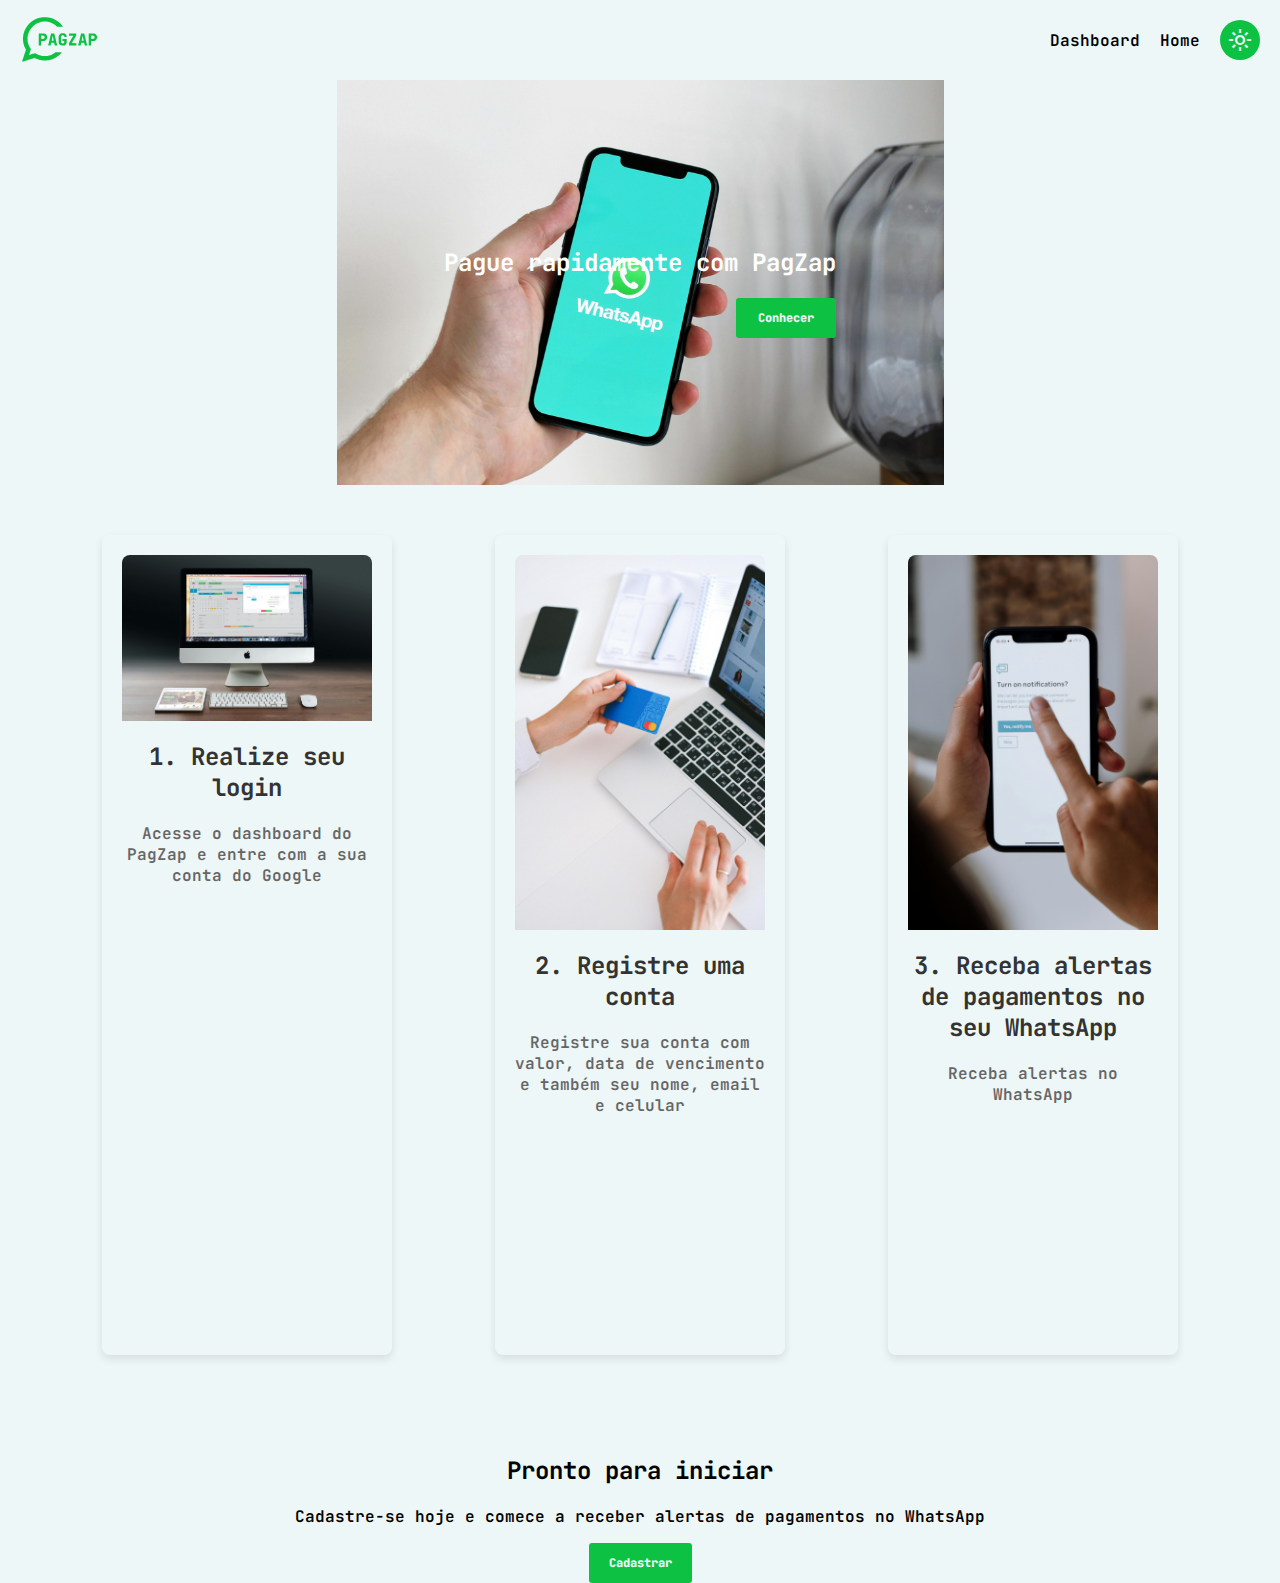
<file: index.html>
<html lang="en">

<head>
  <meta charset="UTF-8" />
  <meta name="viewport" content="width=device-width, initial-scale=1.0" />
  <title>PagZap</title>
  <link rel="stylesheet" href="css/global.css" />
  <link rel="stylesheet" href="css/main.css" />
  <link rel="stylesheet" href="css/index.css" />

  <script type="text/javascript" src="scripts/main.js" defer></script>
  <script type="text/javascript" src="scripts/landingPage.js" defer></script>
  <script type="text/javascript" src="scripts/theme.js" defer></script>

  <link rel="preconnect" href="https://fonts.googleapis.com" />
  <link rel="preconnect" href="https://fonts.gstatic.com" crossorigin />
  <link href="https://fonts.googleapis.com/css2?family=JetBrains+Mono:ital,wght@0,100..800;1,100..800&display=swap"
    rel="stylesheet" />
  <link rel="stylesheet"
    href="https://fonts.googleapis.com/css2?family=Material+Symbols+Outlined:opsz,wght,FILL,GRAD@48,400,0,0" />

 
</head>

<body>
  <!--Toolbar-->
  <div class="toolbar">
    <div class="logo" onclick="location.href = 'index.html'"></div>

    <span class="spacer"></span>

    <a href="userSettings.html" id="username_display"></a>
    <a href="dashboard.html">Dashboard</a>
    <a href="">Home</a>
    <button type="button" name="themeButton" class="btn-round material-symbols-outlined" onclick="switchTheme()">
      dark_mode
    </button>
  </div>
  <div class="landing bg-image">
    <div class="landing-flex">
      <h2 style="color: white;">
        Pague rapidamente com PagZap
      </h2>
      <button class="btn btn-conhecer">
        Conhecer
      </button>
    </div>
  </div>
  <div class="container">
    <div class="card">
      <img src="./img/pexels-pixabay-38568.jpg" alt="Imagem 1">
      <h2>1. Realize seu login</h2>
      <p>Acesse o dashboard do PagZap e entre com a sua conta do Google</p>
    </div>
    <div class="card">
      <img src="./img/pexels-shvetsa-4482900.jpg">
      <h2>2. Registre uma conta</h2>
      <p>Registre sua conta com valor, data de vencimento e também seu nome, email e celular</p>
    </div>
    <div class="card">
      <img src="./img/pexels-cottonbro-5077054.jpg">
      <h2>3. Receba alertas de pagamentos no seu WhatsApp</h2>
      <p>Receba alertas no WhatsApp</p>
    </div>
  </div>

  <div class="bottom">
    <h2>Pronto para iniciar</h2>
    <p>Cadastre-se hoje e comece a receber alertas de pagamentos no WhatsApp</p>
    <button class="btn btn-conhecer">Cadastrar</button>

  </div>
</body>

</html>
</file>
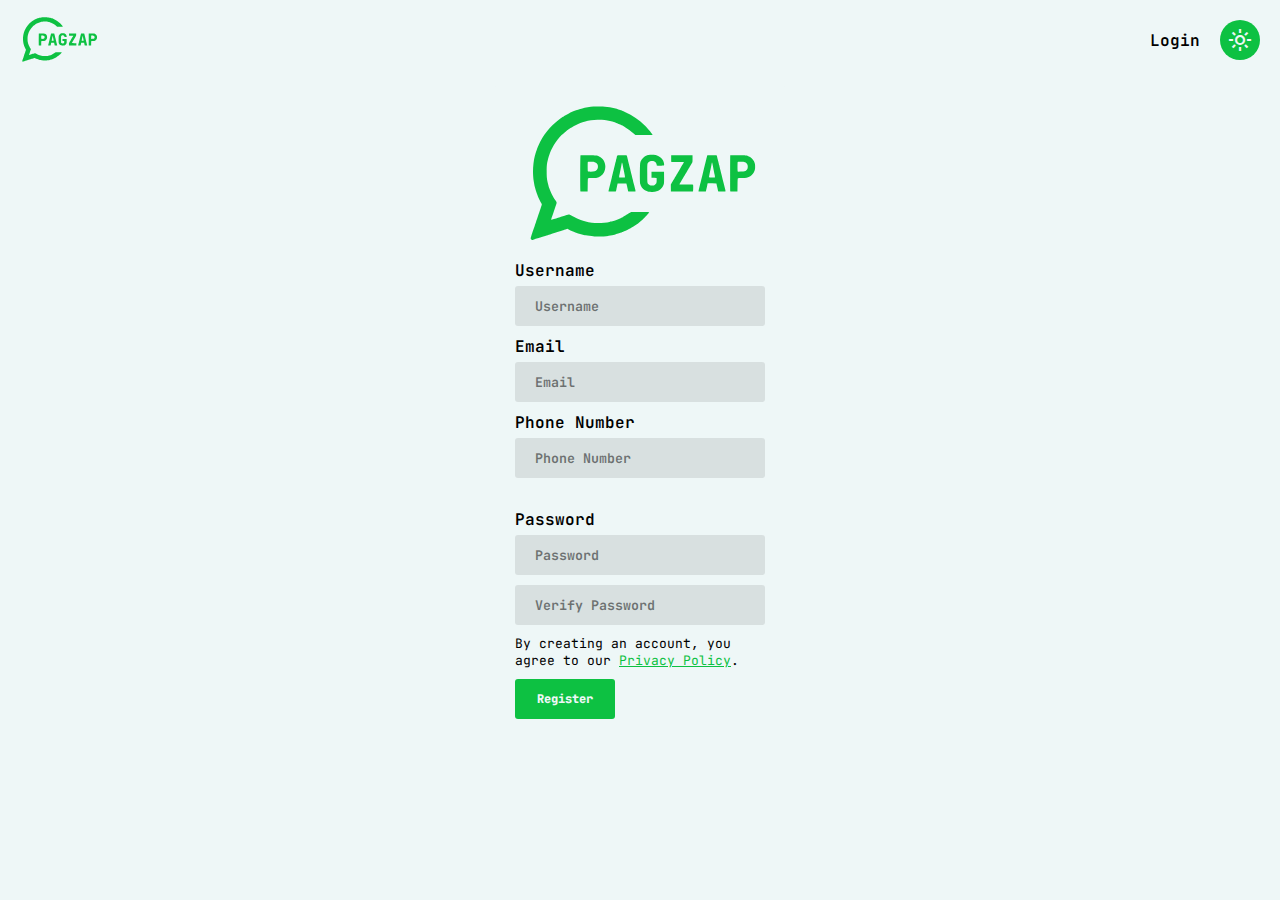
<file: dashboard.html>
<html lang="en">
  <head>
    <meta charset="UTF-8" />
    <meta name="viewport" content="width=device-width, initial-scale=1.0" />
    <title>PagZap</title>
    <link rel="stylesheet" href="css/global.css" />
    <link rel="stylesheet" href="css/main.css" />

    <script type="text/javascript" src="scripts/main.js" defer></script>
    <script type="text/javascript" src="scripts/theme.js" defer></script>
    <script type="text/javascript" src="scripts/dashboard.js" defer></script>

    <link rel="preconnect" href="https://fonts.googleapis.com" />
    <link rel="preconnect" href="https://fonts.gstatic.com" crossorigin />
    <link
      href="https://fonts.googleapis.com/css2?family=JetBrains+Mono:ital,wght@0,100..800;1,100..800&display=swap"
      rel="stylesheet"
    />
    <link
      rel="stylesheet"
      href="https://fonts.googleapis.com/css2?family=Material+Symbols+Outlined:opsz,wght,FILL,GRAD@48,400,0,0"
    />
  </head>
  <body>
    <!--Toolbar-->
    <div class="toolbar">
      <div class="logo" onclick="location.href = 'index.html'"></div>
      <div class="page-title">Dashboard</div>

      <span class="spacer"></span>

      <a href="userSettings.html" id="username_display"></a>
      <a href="index.html">Home</a>
      <button
        name="themeButton"
        class="btn-round material-symbols-outlined"
        onclick="switchTheme()"
      >
        dark_mode
      </button>
      <button class="btn" onclick="logoff()">Logoff</button>
    </div>
    <!--End Toolbar-->
    <div class="container">
      <div id="payments_container">
        Você não possui nenhuma conta.
        <button onclick="openNewPaymentForm()" class="btn"> Adicionar Conta </button>
      </div>
    </div>
  </body>
</html>

<div id="overlay" class="overlay">
  <div class="centered-form">
      <h2 id="overlay_header">Adicionar Conta</h2>
      <form>
          <label>Nome da conta</label>
          <input class="inp" type="text" id="payment_name" placeholder="Conta de energia" autocomplete="off">
          
          <label >Valor da conta</label>
          <input class="inp" type="text" id="payment_value" placeholder="R$0,00" autocomplete="off">

          <label >Referencia</label>
          <textarea id="payment_reference" placeholder="Link do boleto: ..."></textarea>
          
          <label >Recorrencia</label>
          <select id="payment_type">
            <option value="single">Unica vez</option>
            <option value="weekly">Semanal</option>
            <option value="monthly">Mensal</option>
          </select>

          <div id="occurences_container" style="display: none;">
            <label> Repetições </label>
            <div>
              <input type="checkbox" id="always_checkbox" checked>
              <label> Para Sempre </label>
              <div id="quantity_container" style="display: none;">
                <label style="font-size:medium; text-align:center;"> N. de Vezes</label>
                <input class="inp-short" type="text" value="0" id="payment_occurences" style="margin: 0;">
              </div>
            </div>
          </div>

          <label>Validade</label>
          <input type="date" id="payment_due">

          <button id="overlay_button" class="btn" type="button" onclick="registerNewPayment()">Adicionar</button>
      </form>
  </div>
</div>
</file>
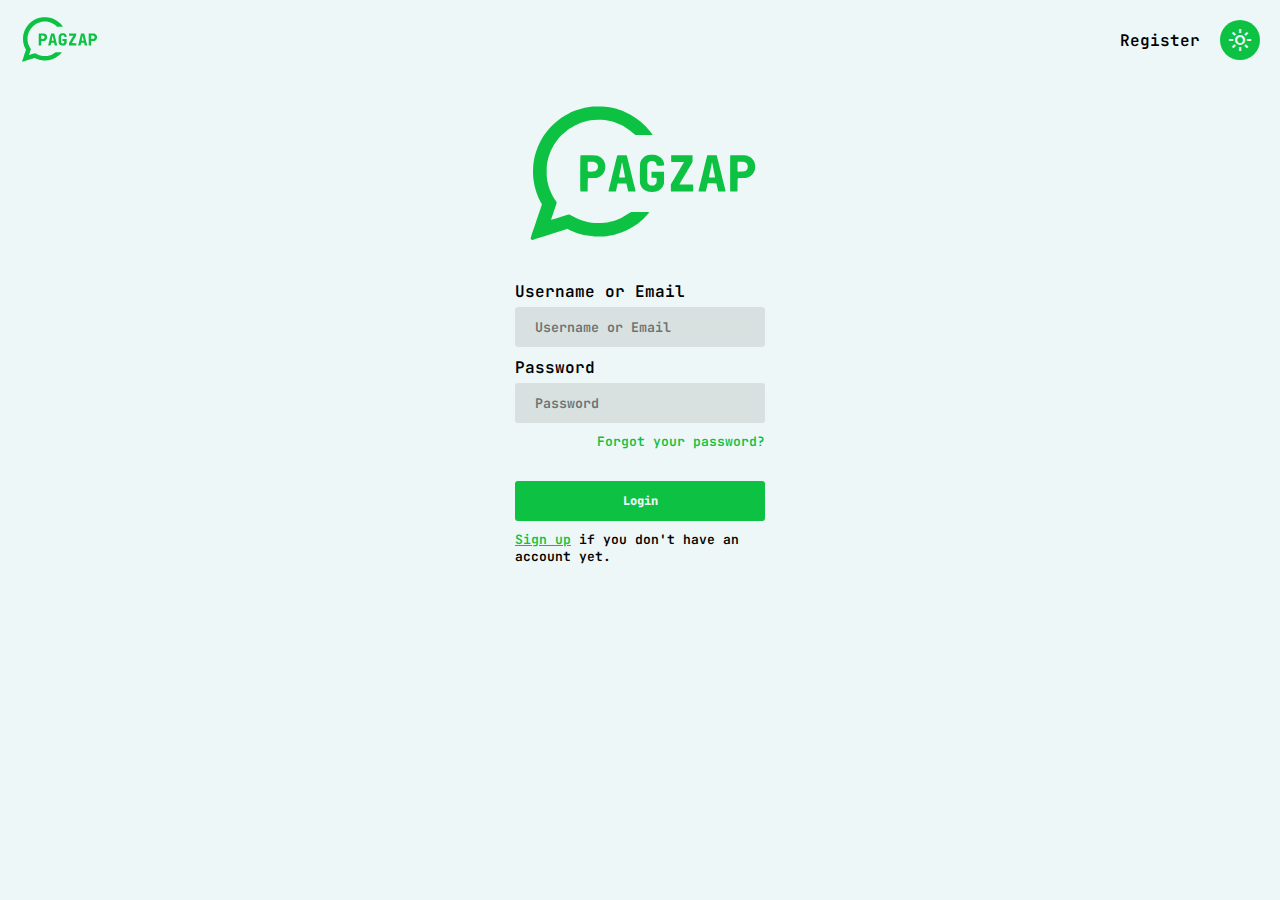
<file: login.html>
<html lang="en">
  <head>
    <meta charset="UTF-8" />
    <meta name="viewport" content="width=device-width, initial-scale=1.0" />
    <title>PagZap</title>
    <link rel="stylesheet" href="css/global.css" />
    <link rel="stylesheet" href="css/main.css" />

    <script type="text/javascript" src="scripts/main.js" defer></script>
    <script type="text/javascript" src="scripts/theme.js" defer></script>
    <script type="text/javascript" src="scripts/login.js" defer></script>

    <link rel="preconnect" href="https://fonts.googleapis.com" />
    <link rel="preconnect" href="https://fonts.gstatic.com" crossorigin />
    <link
      href="https://fonts.googleapis.com/css2?family=JetBrains+Mono:ital,wght@0,100..800;1,100..800&display=swap"
      rel="stylesheet"
    />
    <link
      rel="stylesheet"
      href="https://fonts.googleapis.com/css2?family=Material+Symbols+Outlined:opsz,wght,FILL,GRAD@48,400,0,0"
    />
  </head>
  <body>
    <!--Toolbar-->
    <div class="toolbar">
      <div class="logo"></div>

      <span class="spacer"></span>

      <a href="register.html">Register</a>
      <button
        type="button"
        name="themeButton"
        class="btn-round material-symbols-outlined"
        onclick="switchTheme()"
      >
        dark_mode
      </button>
    </div>
    <!--End Toolbar-->
    <div class="centered-body">
      <div class="centered-form">
        <a href="index.html" class="logo-big"></a> <br>
        <label>Username or Email</label>
        <input
          autocomplete="off"
          type="text"
          class="inp"
          id="userdata"
          placeholder="Username or Email"
        />
        <label>Password</label>
        <input type="password" class="inp" id="pass" placeholder="Password" />

        <a style="width: 100%;display: flex;justify-content: flex-end;font-size:small;">
          Forgot your password?
        </a> <br>

        <div id="error" class="error"></div>

        <span style="width: 100%">
          <button class="btn" onclick="login()" style="width: 100%">
            Login
          </button>
        </span>

        <span style="font-size:small">
          <a style="text-decoration: underline" href="register.html">Sign up</a>
          if you don't have an account yet.
        </span>
      </div>
    </div>
  </body>
</html>
</file>
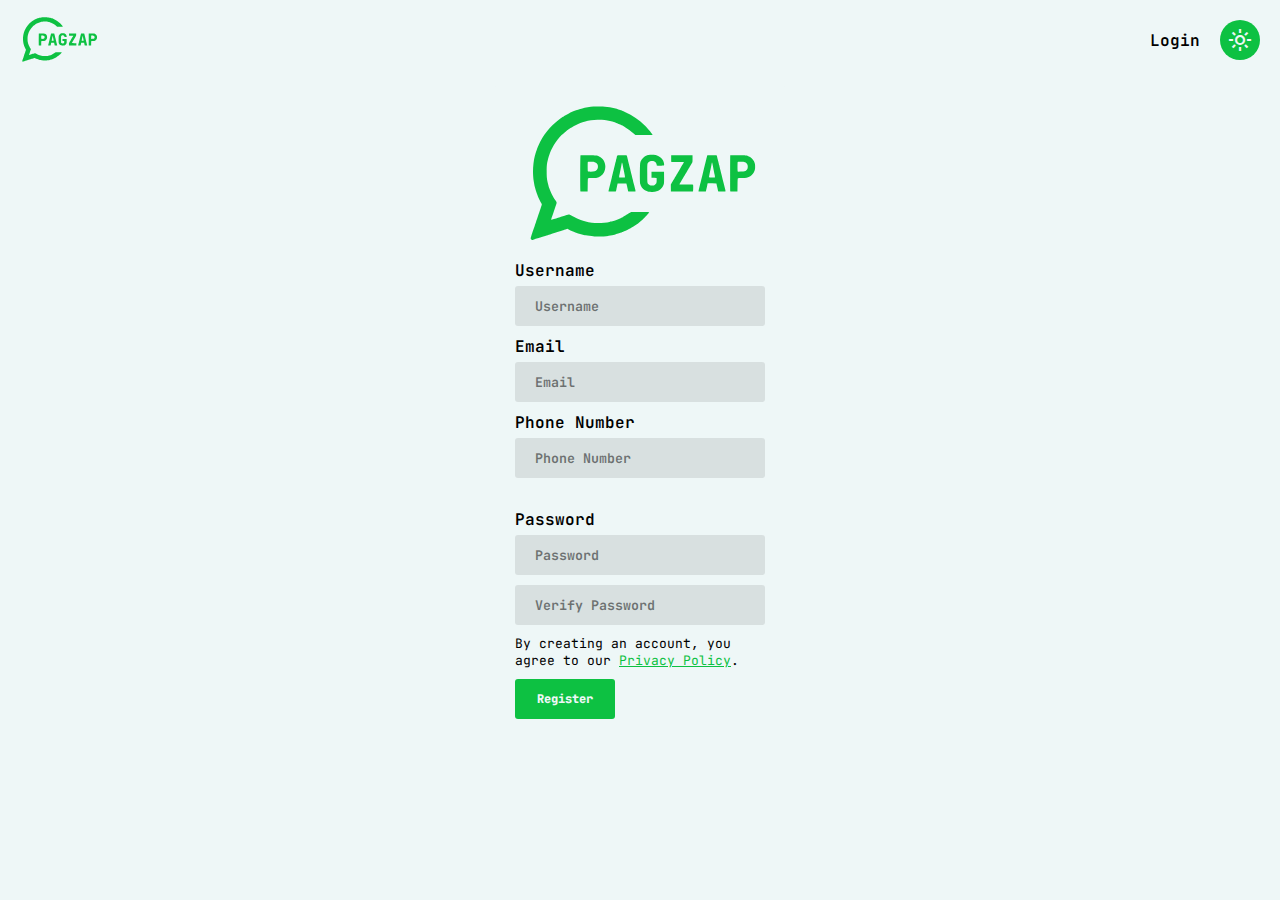
<file: register.html>
<html lang="en">
  <head>
    <meta charset="UTF-8" />
    <meta name="viewport" content="width=device-width, initial-scale=1.0" />
    <title>PagZap</title>
    <link rel="stylesheet" href="css/global.css" />
    <link rel="stylesheet" href="css/main.css" />

    <script type="text/javascript" src="scripts/main.js" defer></script>
    <script type="text/javascript" src="scripts/theme.js" defer></script>
    <script type="text/javascript" src="scripts/register.js" defer></script>

    <link rel="preconnect" href="https://fonts.googleapis.com" />
    <link rel="preconnect" href="https://fonts.gstatic.com" crossorigin />
    <link
      href="https://fonts.googleapis.com/css2?family=JetBrains+Mono:ital,wght@0,100..800;1,100..800&display=swap"
      rel="stylesheet"
    />
    <link
      rel="stylesheet"
      href="https://fonts.googleapis.com/css2?family=Material+Symbols+Outlined:opsz,wght,FILL,GRAD@48,400,0,0"
    />
  </head>
  <body>
    <!--Toolbar-->
    <div class="toolbar">
      <div class="logo"></div>

      <span class="spacer"></span>

      <a href="login.html">Login</a>
      <button
        type="button"
        name="themeButton"
        class="btn-round material-symbols-outlined"
        onclick="switchTheme()"
      >
        dark_mode
      </button>
    </div>
    <!--End Toolbar-->
    <div class="centered-body">
      <form class="centered-form">
        <a href="index.html" class="logo-big"></a>
        <label>Username</label>
        <input
          autocomplete="off"
          type="text"
          class="inp"
          id="username"
          placeholder="Username"
        />
        <label>Email</label>
        <input
          autocomplete="off"
          type="text"
          class="inp"
          id="email"
          placeholder="Email"
        />
        <label>Phone Number</label>
        <input
          autocomplete="off"
          type="text"
          class="inp"
          id="phone_number"
          placeholder="Phone Number"
        />
        <br />
        <label>Password</label>
        <input type="password" class="inp" id="pass" placeholder="Password" />
        <input
          type="password"
          class="inp"
          id="passcheck"
          placeholder="Verify Password"
        />

        <div id="error" class="error"></div>

        <span style="width:100%;font-size: small; font-weight: lighter"
          >By creating an account, you agree to our
          <a style="text-decoration: underline">Privacy Policy</a>.
        </span>
        <span style="width: 100%">
          <button type="button" class="btn" onclick="register()">Register</button>
        </span>
      </form>
    </div>
  </body>
</html>
</file>
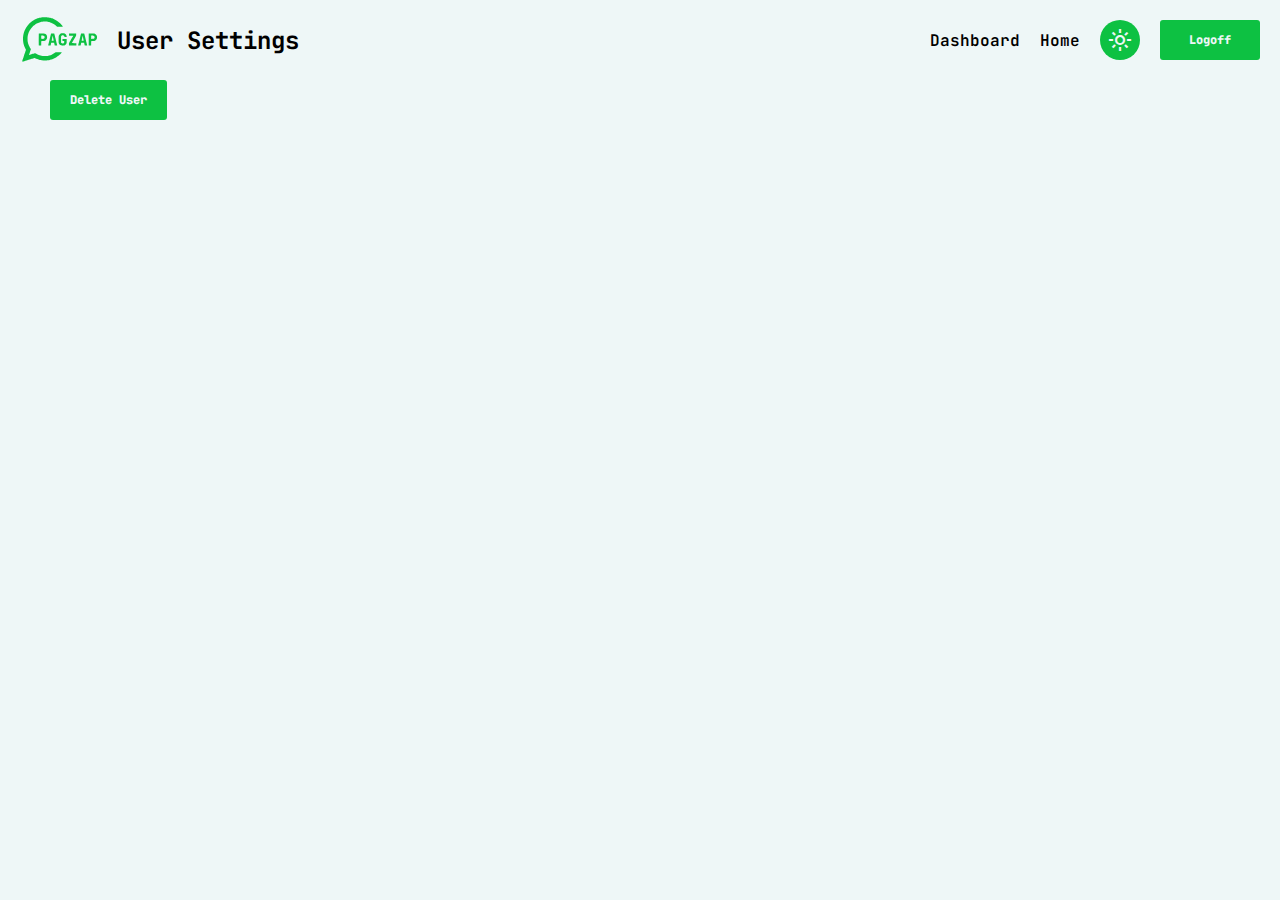
<file: userSettings.html>
<html lang="en">
  <head>
    <meta charset="UTF-8" />
    <meta name="viewport" content="width=device-width, initial-scale=1.0" />
    <title>PagZap</title>

    <link rel="stylesheet" href="css/global.css" />
    <link rel="stylesheet" href="css/main.css" />

    <script type="text/javascript" src="scripts/main.js" defer></script>
    <script type="text/javascript" src="scripts/theme.js" defer></script>
    <script type="text/javascript" src="scripts/userSettings.js" defer></script>

    <link rel="preconnect" href="https://fonts.googleapis.com" />
    <link rel="preconnect" href="https://fonts.gstatic.com" crossorigin />
    <link
      href="https://fonts.googleapis.com/css2?family=JetBrains+Mono:ital,wght@0,100..800;1,100..800&display=swap"
      rel="stylesheet"
    />
    <link
      rel="stylesheet"
      href="https://fonts.googleapis.com/css2?family=Material+Symbols+Outlined:opsz,wght,FILL,GRAD@48,400,0,0"
    />
  </head>
  <body>
    <!--Toolbar-->
    <div class="toolbar">
      <div class="logo" onclick="location.href = 'index.html'"></div>
      <div class="page-title">User Settings</div>

      <span class="spacer"></span>

      <a href="dashboard.html">Dashboard</a>
      <a href="index.html">Home</a>
      <button
        name="themeButton"
        class="btn-round material-symbols-outlined"
        onclick="switchTheme()"
      >
        dark_mode
      </button>
      <button class="btn" onclick="logoff()">Logoff</button>
    </div>
    <!--End Toolbar-->
    <div class="container">
  
      <button class="btn" onclick="delete_user()">Delete User</button>
    </div>
  </body>
</html>
</file>
<file: css/global.css>
:root {
  --foreground: #0dc142;
  --foreextra : #d8e0e0;
  --background: #EEF7F7;
  --backextra : #EEF7F7;
  --text      : #000000;
  --error: #ce3957;
}

html {
  background-color: var(--background);
  color: var(--text);
  font-family: "JetBrains Mono", monospace;
  font-weight: 600;
}

body {
  margin: 0;
}

h1 {
  margin: 0;
}

a {
  text-decoration: none;
  color: var(--foreground);
}

a:-webkit-any-link {
  text-decoration: none;
  color: var(--foreground);
}

label {
  width: 100%;
}

input::placeholder {
  font-family: "JetBrains Mono", monospace;
  font-weight: lighter;
}

.page-title {
  user-select: none;
  font-size:x-large;
  font-weight: bold;
}

.btn, .btn-outline {
  font-family: "JetBrains Mono", monospace;
  min-width: 100px;
  height: 40px;
  border-radius: 3px;
  font-weight: 800;
  padding: 8px 20px;
  font-size: 12px;
  outline: none;
}

.btn-round, .btn-round-outline {
  height: 40px;
  width: 40px;
  border-radius: 20px;
}

.btn:hover, .btn-outline:hover, .btn-round:hover, .btn-round-outline:hover {
  cursor: pointer;
}

.btn, .btn-round {
  border: none;
  background-color: var(--foreground);
  color: var(--background);
}

.btn-outline, .btn-round-outline {
  background-color: var(--background);
  color: var(--foreground);
  border: 2px solid var(--foreground);
}

.title {
  font-size: 52px;
  margin: 0;
  padding: 0;
  line-height: 1.05em;
  margin-bottom: 10px;
  max-width: 11em;
  font-weight: 800;
}

.inp, .inp-short {
  font-family: "JetBrains Mono", monospace;
  border: none;
  font-weight: 800;
  padding: 8px 20px;
  width: 250px;
  height: 40px;
  border-radius: 3px;
  background-color: var(--foreextra);
  color: var(--text);
}

.inp:focus, .inp-short:focus {
  outline: none;
  border: 1px solid var(--foreground);
}

.inp::placeholder, .inp-short::placeholder {
  color: color-mix(in srgb, var(--text) 50%, transparent);
}

.inp-short {
  width: 70px;
  height: 25px;
}

.row {
  margin-top: 20px;
  display: flex;
  align-items: center;
  font-weight: 800;
}

.row > * {
  margin-right: 10px;
}

.error {
  box-sizing: border-box;
  border-radius: 10px;
  min-width: 100%;
  padding: 3px 10px;
  width: min-content;
  height: min-content;
  display: none;
  background-color: var(--error) !important;
  color: var(--background) !important;
}

.centered-form {
  padding: 20px;
  background-color: var(--backextra);
  border-radius: 10px;
  width: 250px;
  display: flex;
  flex-direction: column;
  justify-content: center;
  align-items: center;
}

.centered-form * + * {
  margin-top: 10px;
}

.centered-form label + * {
  margin-top: 5px;
}

.container, .row-container {
  width: 100%;
  height: calc(100% - 80px);
  padding: 0 50px;
  box-sizing: border-box;
}

.row-container {
  display: flex;
}

.row-quarter {
  width: 25%;
}

.logo {
  color: var(--foreground);
}

.logo {
  height: 50px;
}

.logo:hover {
  cursor: pointer;
}

.logo-big {
  height: 150px;
}

.logo-big:hover {
  cursor: pointer;
}

.toolbar > a {
  color: var(--text);
}

.tbl {
  border-collapse: collapse;
  width: 100%;
  color: var(--text);
}

.tbl-head > tr {
  border-bottom: 1px solid var(--foreground);
}

.tbl-body tr + tr {
  border-top: 1px solid var(--foreground);
}

th {
  color: var(--foreground);
}

th:first-child {
  text-align: left;
}

td {
  text-align: center;
}

td:first-child {
  text-align: left;
}


tr {
  height: 30px;
}

select {
  font-family: "JetBrains Mono", monospace;
  border: none;
  font-weight: 800;
  padding: 8px 20px;
  width: 250px;
  height: 40px;
  border-radius: 3px;
  background-color: var(--foreextra);
  color: var(--text);
}

select:focus {
  outline: none;
  border: 1px solid var(--foreground);
}

textarea {
  font-family: "JetBrains Mono", monospace;
  border: none;
  font-weight: 800;
  padding: 8px 20px;
  width: 250px;
  height: 120px;
  border-radius: 3px;
  background-color: var(--foreextra);
  color: var(--text);
  resize: none;
}

input[type="date"] {
  width: 250px;
  height: 40px;
  border-radius: 5px;
  background-color: var(--foreextra);
  color: var(--text);
  border: none;
  font-family: 'JetBrains Mono', monospace;
  display: flex;
  align-items: center;
  justify-content: center;
}

textarea:focus {
  outline: none;
  border: 1px solid var(--foreground);
}

input[type="date"]:focus {
  outline: none;
  border: 1px solid var(--foreground);
}

input {
  color-scheme: dark;
}

button:hover {
  cursor: pointer;
}
</file>
<file: css/main.css>
.toolbar {
    width: 100%;
    height: 80px;
    display: flex;
    align-items: center;
    padding: 0 20px;
    box-sizing: border-box;
}

.toolbar * + * {
    margin-left: 20px;
}

.spacer {
    flex-grow: 1;
}

.centered-body {
    display: flex;
    align-items: center;
    justify-content: center;
    flex-direction: column;
}

.centered-body .logo-big + .centered-form {
    margin-top: 20px;
}

.toolbox {
    width: 100%;
    height: 60px;
    display: flex;
    align-items: center;
    box-sizing: border-box;
}

.toolbox * + * {
    margin-left: 20px;
}

.overlay {
    display: none;
    position: fixed;
    top: 0;
    left: 0;
    width: 100%;
    height: 100%;
    background: rgba(0, 0, 0, 0.5);
    justify-content: center;
    align-items: center;
}
</file>
<file: css/index.css>
.landing {
    height: 45%;
    display: flex;
    justify-content: center;
  }

  .bg-image {
    background-image: url('.././img/pexels-anton-8100-4132538.jpg');
    background-size: contain;
    background-repeat: no-repeat;
    background-position: center;
  }

  .landing-flex {
    display: flex;
    justify-content: center;
    align-items: end;
    flex-direction: column;
  }

  .btn-conhecer {
    size: 2rem;
  }

  .container {
    display: flex;
    justify-content: space-around;
    margin-top: 50px;
    margin-bottom: 100px;
  }

  .card {
    border-radius: 8px;
    padding: 20px;
    width: 250px;
    text-align: center;
    box-shadow: 0 4px 8px rgba(0, 0, 0, 0.1);
  }

  .card h2 {
    color: #333;
  }

  .card p {
    color: #666;
  }

  .card img {
    width: 100%;
    border-top-left-radius: 8px;
    border-top-right-radius: 8px;
  }

  .bottom {
    text-align: center;
    margin-top: 50px;
  }
</file>
